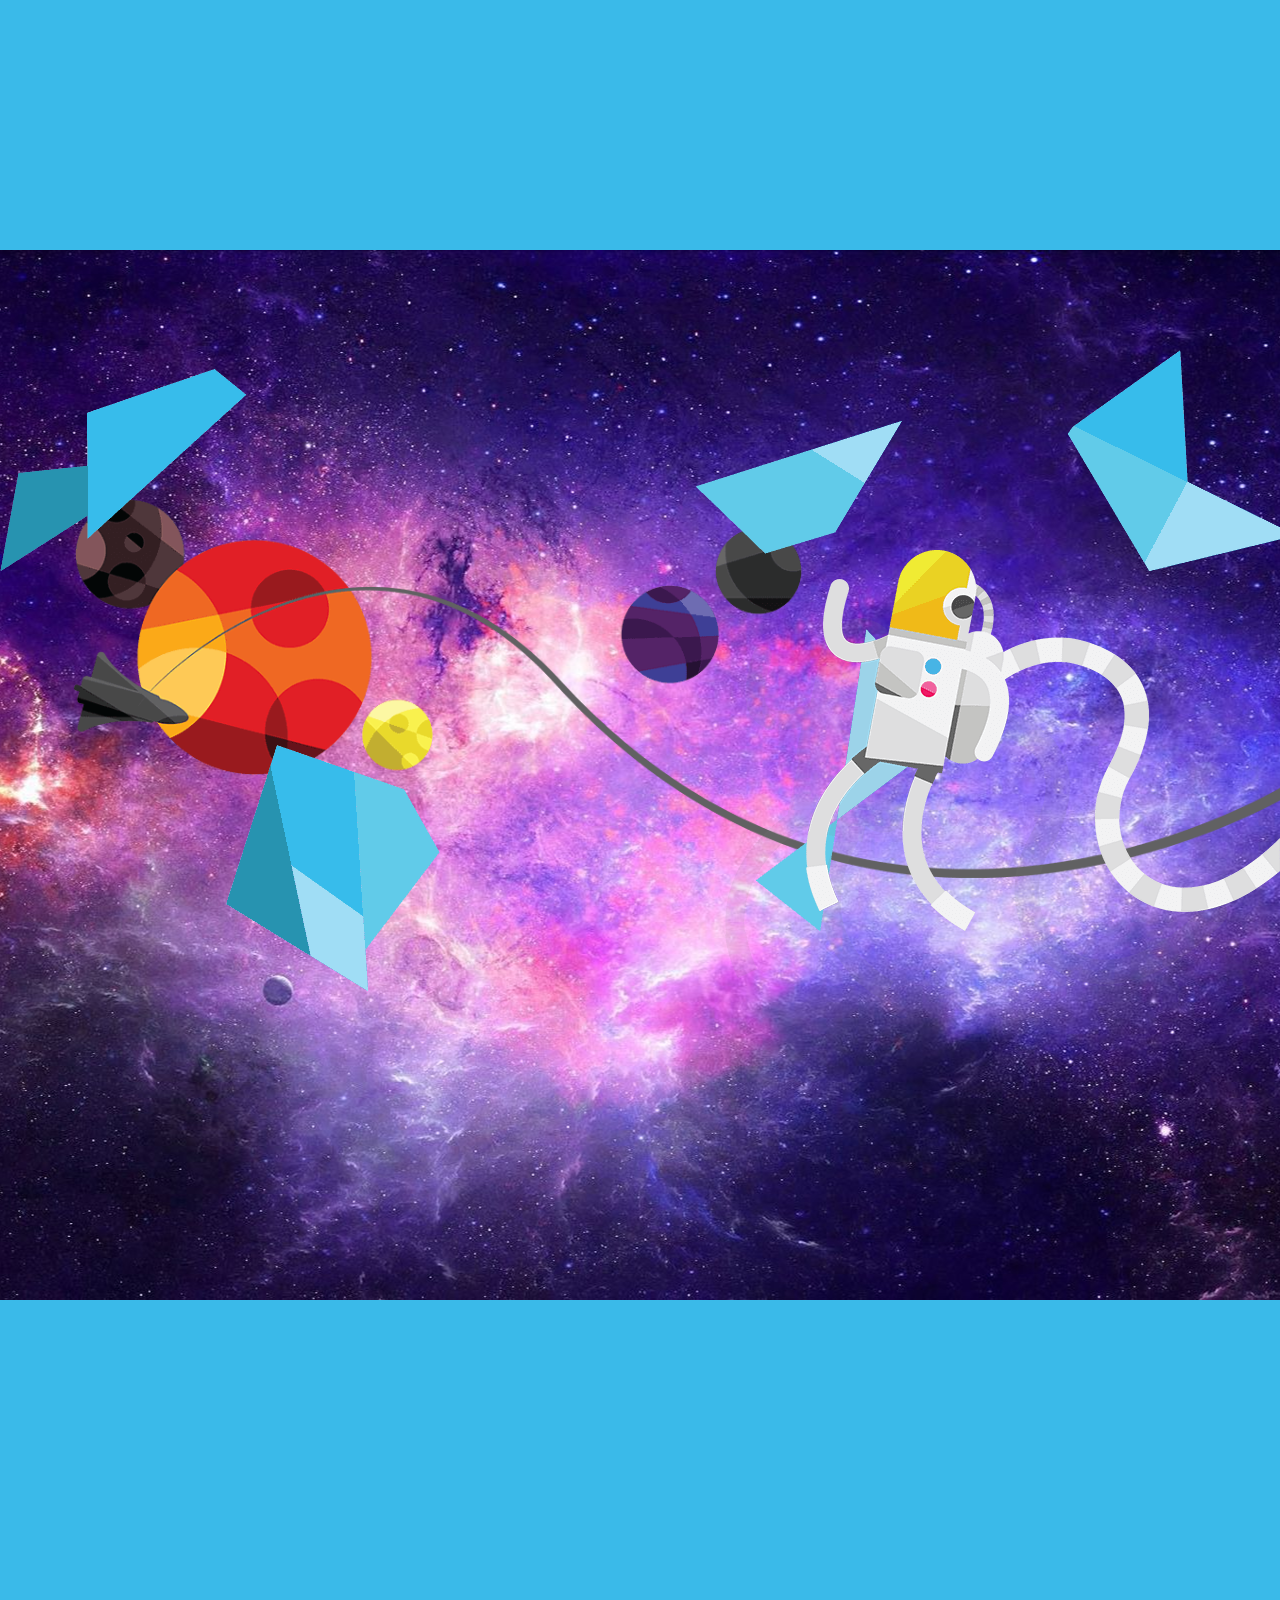
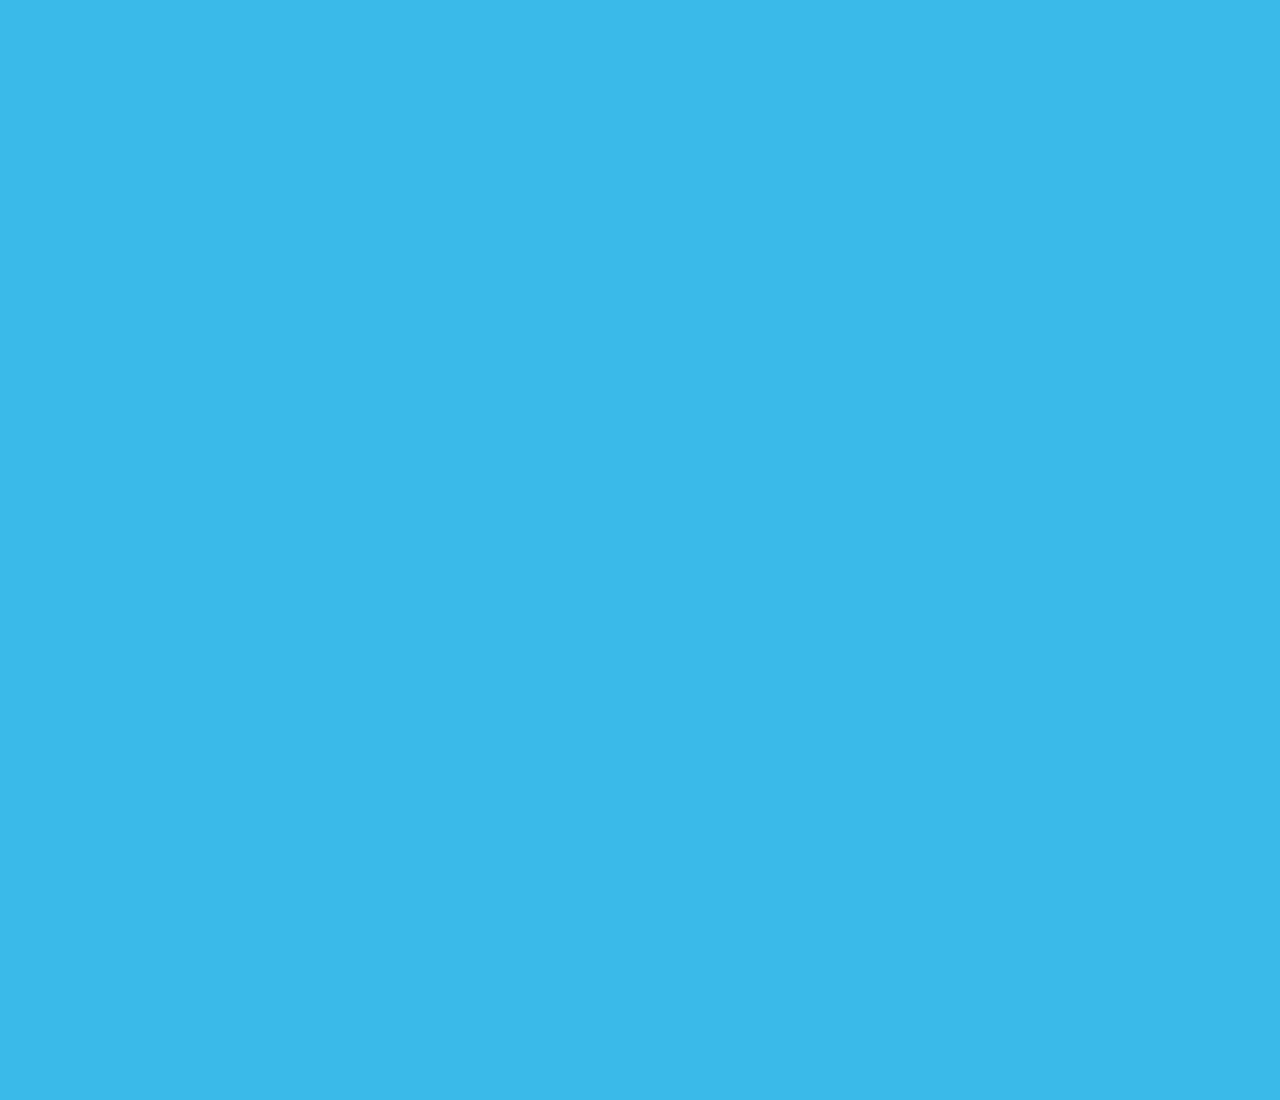
<file: week9/index.html>
<!DOCTYPE html>
<html>
  <head>
    <title></title>
  </head>

  <body>
  	<style>
      /* vh = 1/100 or 1% of the browser's height */

  	  body { 
        background-color: #3ABAE9; 
        margin: 0;
        height: 300vh;
        font-family: 'Helvetica', sans-serif;
      }

      /* padding: top right bottom left */
      /* padding: vertical horizontal */

      .galaxy {
        position: absolute;
        top: 250px;
        background: url('images/galaxy.jpg') no-repeat center center;
        background-size: cover;
        width: 100%;
        height: 1050px;
        z-index: 0;
      }

      .planet {
        position: absolute;
        top: 250px;
        right: -10px;
        width: 95%;
        z-index: 2;
      }

      .planet img { width: 100%; }

      .debris {
        position: absolute;
        top: 100px;
        width: 100%;
        z-index: 3;
      }

      .astronaut {
        position: absolute;
        top: 300px;
        right: 0;
        z-index: 4;
      }
  	</style>

    <div class="galaxy">
    
    <div class="planet">
      <img src="images/planet.png">
    </div>

    <div class="debris">
      <img src="images/debris.png">
    </div>

    <div class="astronaut">
      <img src="images/astronaut.png">
    </div>

  	<script src="http://code.jquery.com/jquery-3.3.1.min.js" integrity="sha256-FgpCb/KJQlLNfOu91ta32o/NMZxltwRo8QtmkMRdAu8="crossorigin="anonymous"></script>

    <script type="text/javascript" src="main.js"></script>
  </body>
</html>
</file>
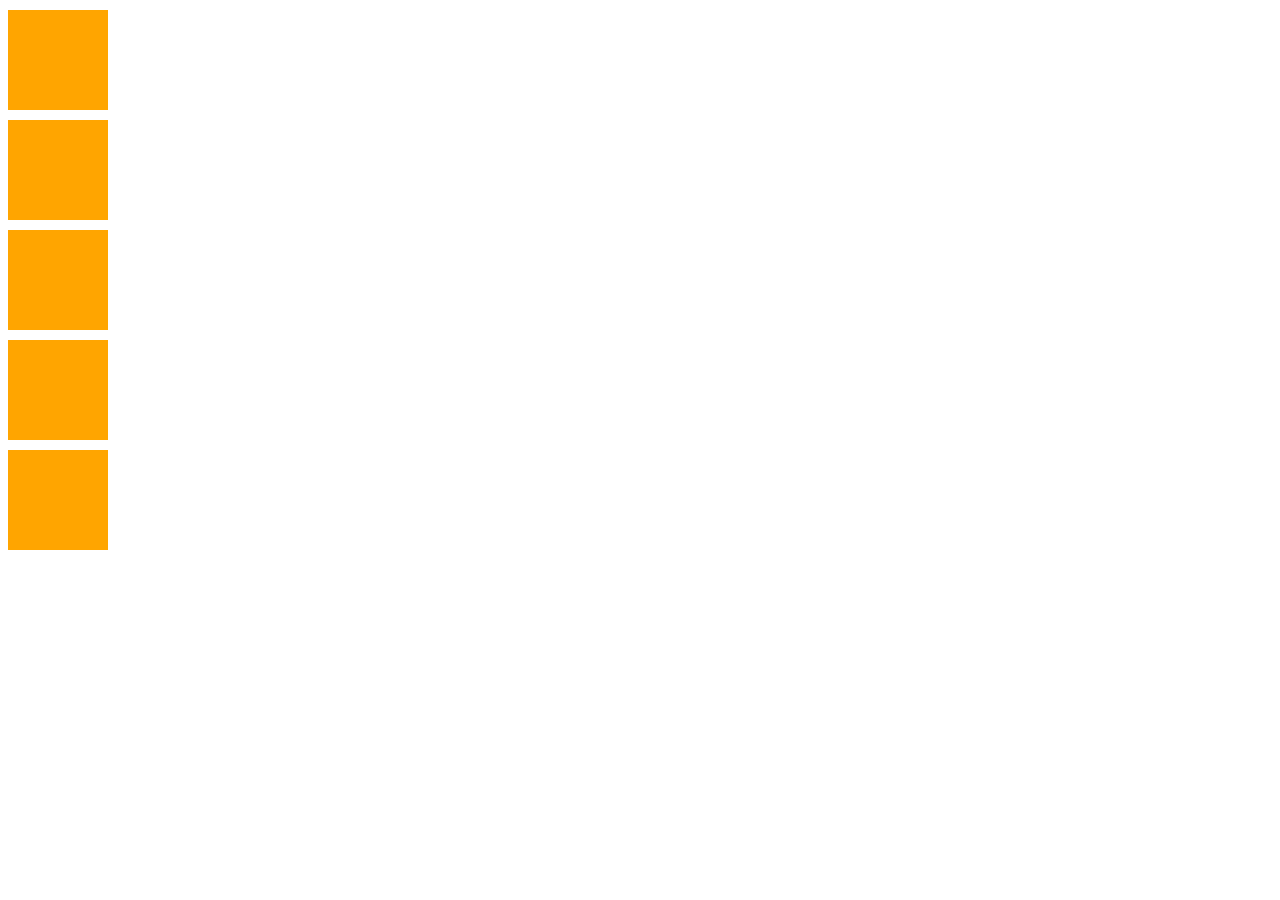
<file: week5/code/index.html>
<!DOCTYPE html>
<html>
  <head>
    <title></title>
  </head>

  <body>
  	<style>
  		.red { color: red; }	

  		.square {
  			width: 100px;
  			height: 100px;
  			margin: 10px 0;

  			background-color: orange;
  		}

  		.red { background-color: red; }
  		.blue { background-color: blue; }
  	</style>

		<!-- <ul id="parent">
			<li id="one" class="red">First Thing</li>
			<li id="two" class="red">Second Thing</li>
			<li id="three" class="red">Third Thing</li>
			<li id="four">Fourth Thing</li>
		</ul> -->

		<!-- <button>CLICK HERE!</button> -->

		<!-- <div id="select">CLICK ME</div> -->

		<div class="square"></div>
		<div class="square"></div>
		<div class="square"></div>
		<div class="square"></div>
		<div class="square"></div>

    <script type="text/javascript" src="main.js"></script>
  </body>
</html>
</file>
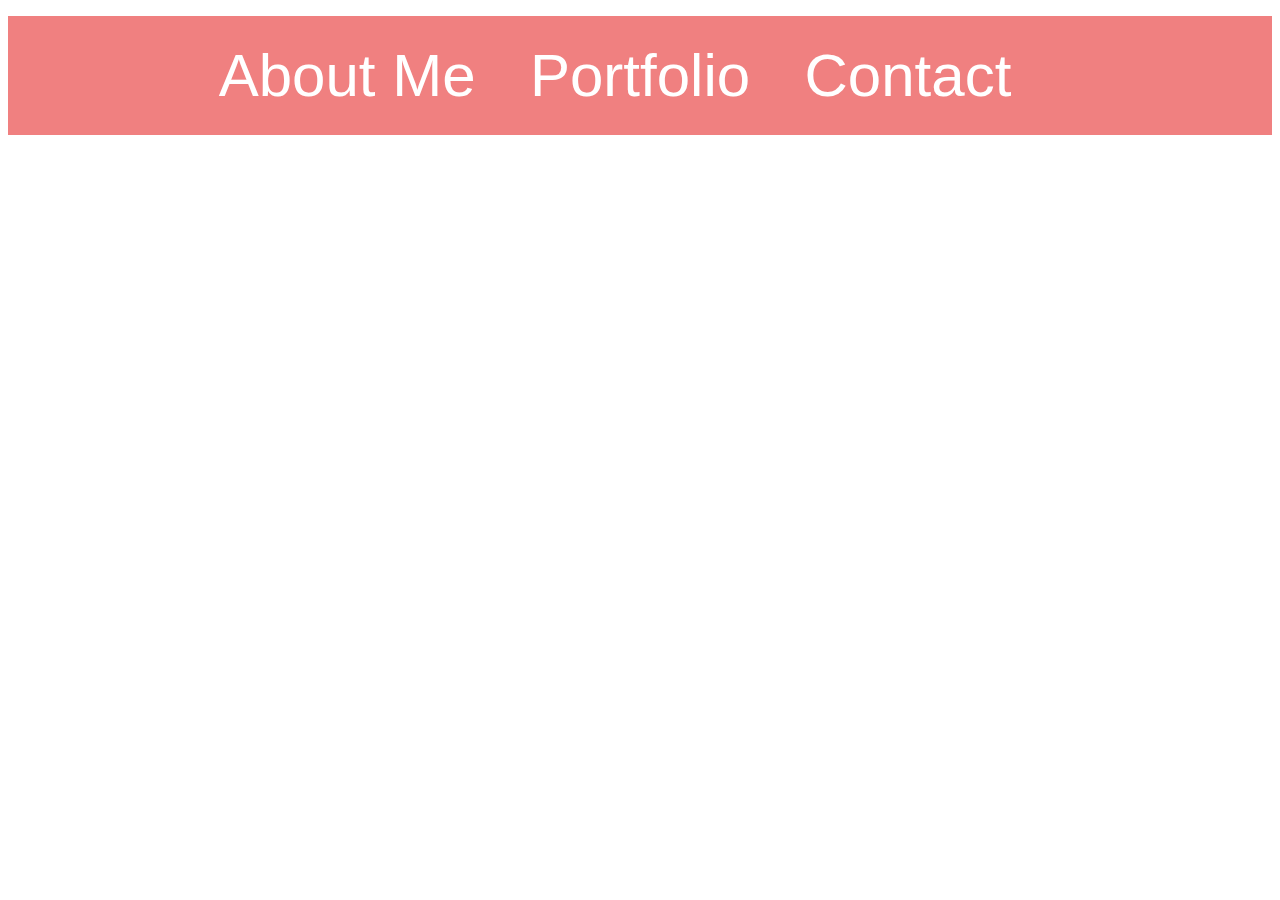
<file: week8/code/index.html>
<!DOCTYPE html>
<html>
  <head>
    <title></title>
  </head>

  <body>
  	<style>
  		#menu { width: 100%; }

  		ul { 
  			list-style-type: none; 
  			font-family: 'Helvetica', san-serif;
  		}

  		.list { 
  			position: relative;
  			text-align: center; 
  			background-color: lightcoral;
  			padding: 25px;
  			z-index: 100;
  		}

  		.list__item {
  			display: inline-block;
  			margin-right: 50px;
  			font-size: 60px;
  			color: white;
  		}

  		.sublist {
  			position: absolute;
  			right: 150px;
  			top: 119px;
  			width: 25%;
  			background-color: lightblue;
  			padding: 20px;
  			text-align: center;
  			z-index: 1;
  		}

  		.sublist__item {
  			color: black;
  			font-size: 25px;
  		}

  		.active {
  			color: lightblue;
			text-decoration: underline;
  		}

  		.hide { display: none; }

  		.contact-info { display: none; }
  	</style>

  	<div id="menu">
  		<ul class="list">
  			<li class="list__item">About Me</li>
  			<li class="list__item">Portfolio</li>
  			<li class="list__item">Contact</li>
  		</ul>

  		<ul class="contact sublist hide">
			<li class="sublist__item" data-type="email">Email</li>
			<li class="sublist__item" data-type="phone">Phone</li>
			<li class="sublist__item" data-type="instagram">Instagram</li>
		</ul>
  	</div>

  	<div class="contact-info email">
  		<img src="giphy.gif">
  		<h1>Wright.Rickman@qc.cuny.edu</h1>
  	</div>

  	<div class="contact-info phone">
  		<h1>555-123-4567</h1>
  	</div>

  	<div class="contact-info instagram">
  		<h1>@wrightrickman</h1>
  	</div>

  	<script src="http://code.jquery.com/jquery-3.3.1.min.js" integrity="sha256-FgpCb/KJQlLNfOu91ta32o/NMZxltwRo8QtmkMRdAu8="crossorigin="anonymous"></script>

    <script type="text/javascript" src="main.js"></script>
  </body>
</html>
</file>
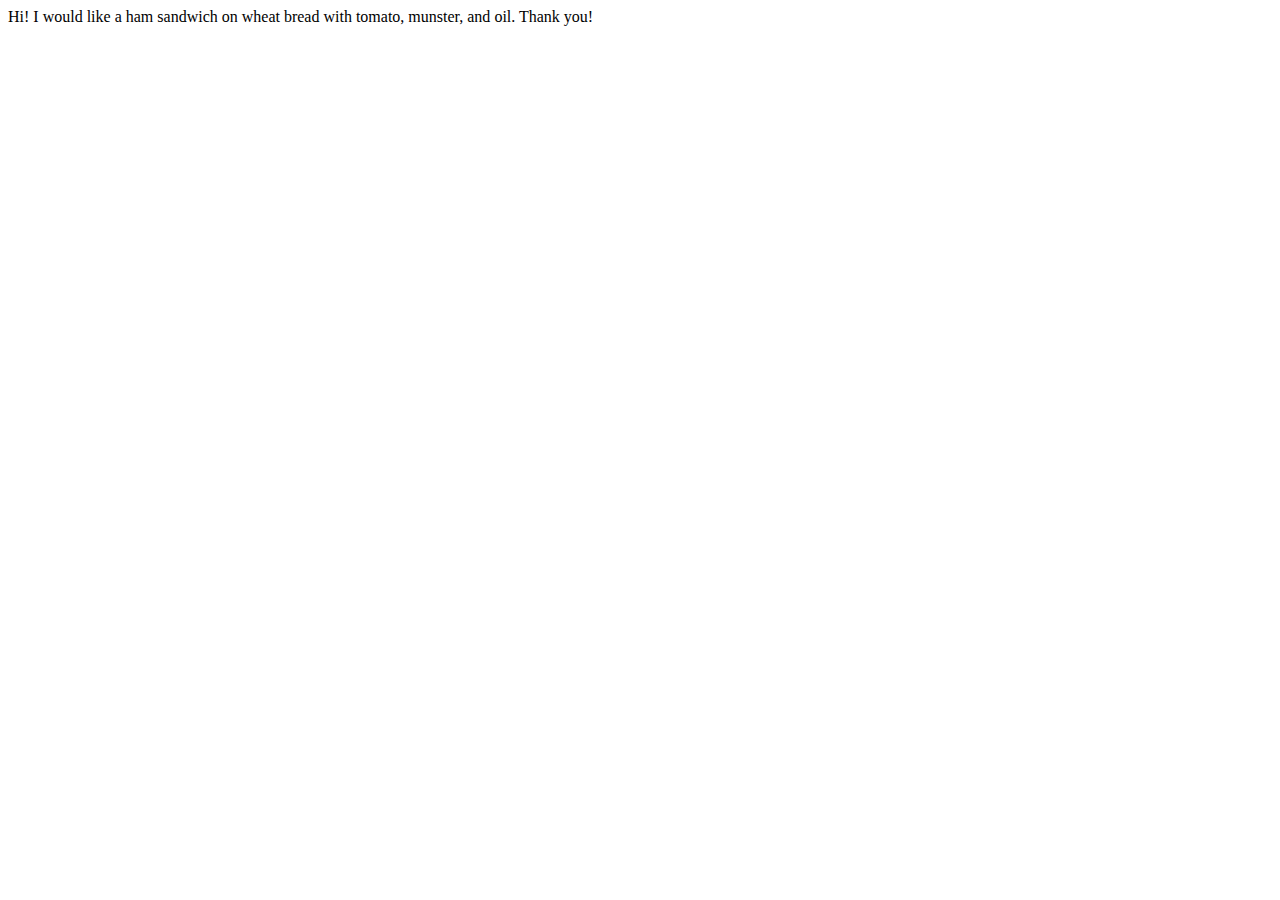
<file: week3/code/recap.html>
<html>
	<head></head>

	<body>
		<p>
			Hi! I would like a <span id="meat"></span> sandwich on <span id="bread"></span> bread with <span id="topping"></span>, <span id="cheese"></span>, and <span id="condiment"></span>. Thank you!
		</p>
	</body>

	<script>
		/* Declare your word variables */

		/* 
			Commas let you declare multiple variables in a row. This is good for organization, like keeping similar types of variables organized. 

			It's the same thing as having a var at the beginning of each line and a semicolon at the end. 

			var bread = ['wheat', 'rye', 'pumpernickel'],
					meat = ['ham', 'turkey', 'roast beef', 'chicken'];

			is equal to 

			var bread = ['wheat', 'rye', 'pumpernickel'];
			var meat = ['ham', 'turkey', 'roast beef', 'chicken'];
		*/

		/* Semicolons are the periods at the end of a JavaScript sentence. They tell the browser "Ok. I'm done now." */

		var bread = ['wheat', 'rye', 'pumpernickel'],
				meat = ['ham', 'turkey', 'roast beef', 'chicken'],
				topping = ['lettuce', 'onions', 'pickles', 'tomato', 'peppers', 'avocado'],
				cheese = ['cheddar', 'swiss', 'munster', 'provalone'],
				condiment = ['mustard', 'mayo', 'oil'];		

		var randomBread = Math.floor(Math.random() * bread.length),
				randomMeat = Math.floor(Math.random() * meat.length),
				randomTopping = Math.floor(Math.random() * topping.length),
				randomCheese = Math.floor(Math.random() * cheese.length),
				randomCondiment = Math.floor(Math.random() * condiment.length);

		var breadElement = document.getElementById('bread'),
				meatElement = document.getElementById('meat'),
				toppingElement = document.getElementById('topping'),
				cheeseElement = document.getElementById('cheese'),
				condimentElement = document.getElementById('condiment');

		breadElement.textContent = bread[randomBread];
		meatElement.textContent = meat[randomMeat];
		toppingElement.textContent = topping[randomTopping];
		cheeseElement.textContent = cheese[randomCheese];
		condimentElement.textContent = condiment[randomCondiment];
	</script>
</html>
</file>
